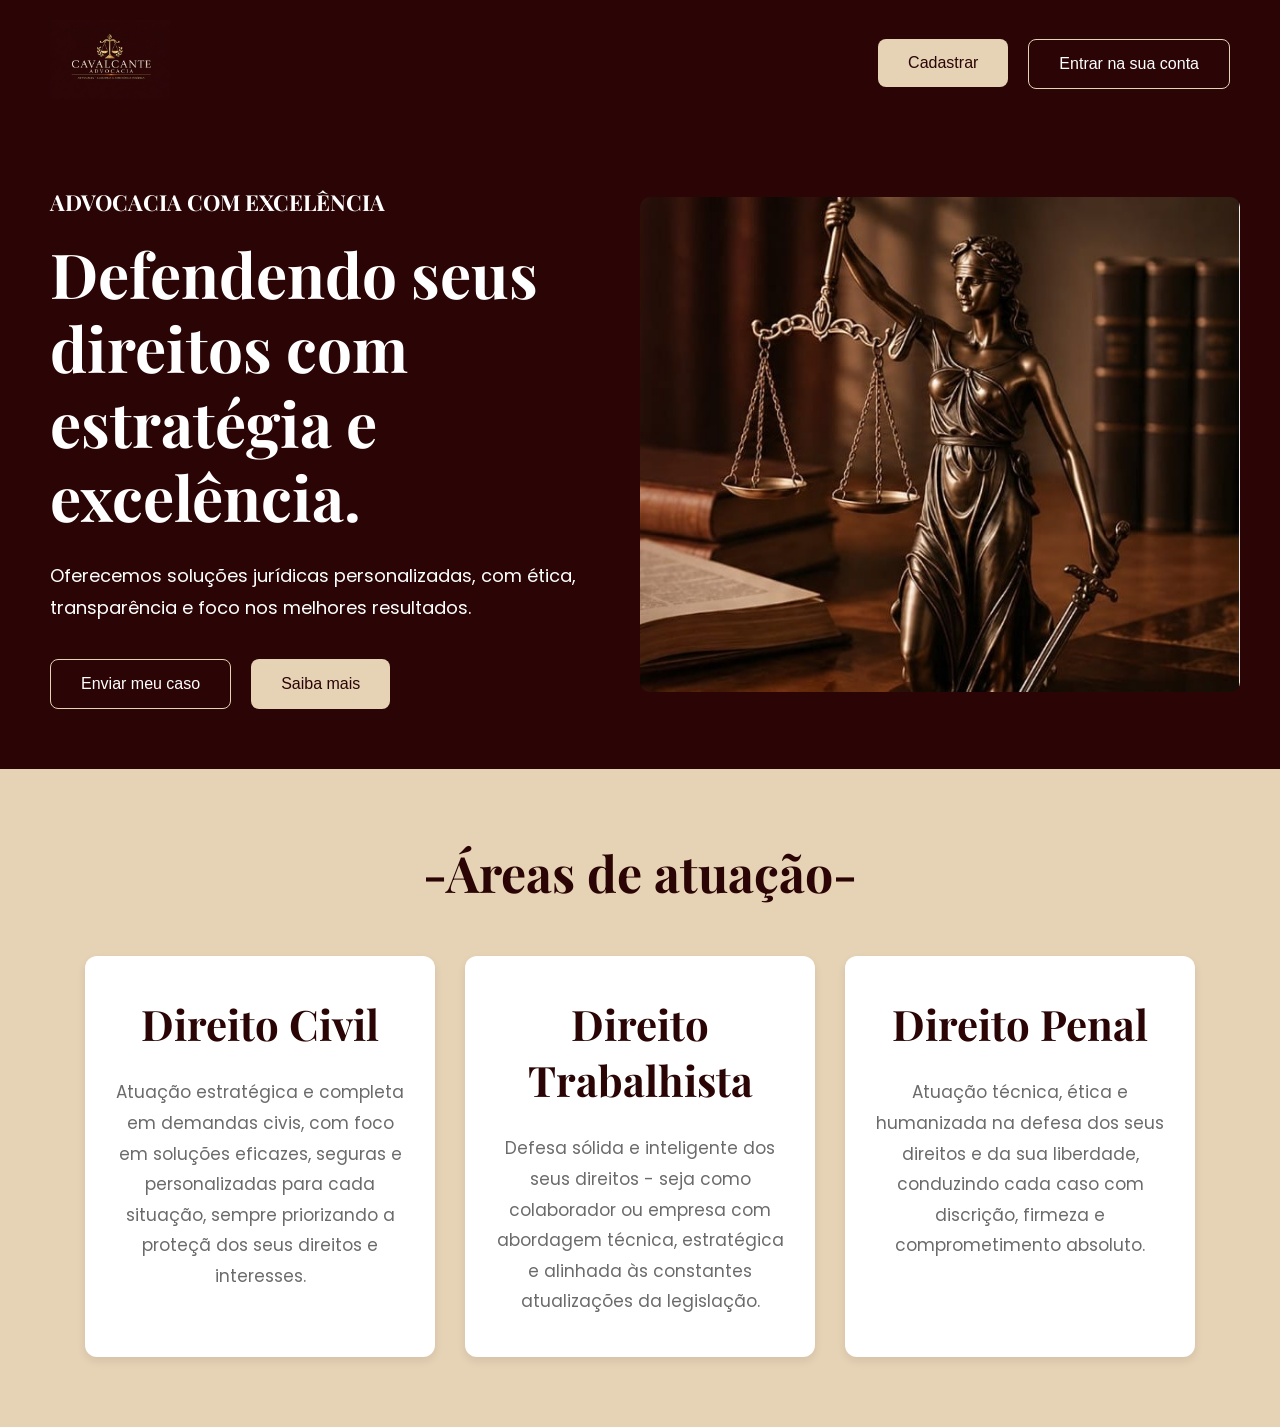
<file: index.html>
<!DOCTYPE html>
<html lang="pt-BR">
<head>
    <meta charset="UTF-8">
    <meta name="viewport" content="width=device-width, initial-scale=1.0">
    <title>Cavalcante Advocacia</title>
    <link rel="preconnect" href="https://fonts.googleapis.com">
    <link rel="preconnect" href="https://fonts.gstatic.com" crossorigin>
    <link href="https://fonts.googleapis.com/css2?family=Playfair+Display:wght@400;600;700&family=Poppins:wght@300;400;500;600&display=swap" rel="stylesheet">
    <link rel="stylesheet" href="style.css">
</head>
<body>

    <header>
        <div class="logo">
        <img id="foto-logo" src="/imagens/logo advocacia.jpeg" alt="Logo Advocacia">
        </div>

        <div class="buttons-header">
            <a href="/Bash.html">
                <button class="btn-light">Cadastrar</button>
            </a>
            <a href="/Bash.html">
            <button class="btn-dark">Entrar na sua conta</button>
            </a>
        </div>
    </header>

    <section class="hero">
        <div class="hero-text">
            <h3>ADVOCACIA COM EXCELÊNCIA</h3>

            <h1>
                Defendendo seus
                direitos com estratégia
                e excelência.
            </h1>

            <p>
                Oferecemos soluções jurídicas personalizadas,
                com ética, transparência e foco nos melhores resultados.
            </p>

            <div class="hero-buttons">
                <a href="/cadastro-cliente.html">
                     <button class="btn-dark">Enviar meu caso</button>
                </a>
                <button class="btn-light" onclick="window.location.href='#areas'">
  Saiba mais
</button>
            </div>
        </div>

        <div class="hero-image">
            <img id="foto-inicio" src="/imagens/fundo.jpeg" alt="Advocacia">
        </div>
    </section>

    <section class="areas" id="areas">
        <h2>-Áreas de atuação-</h2>

        <div class="cards">

            <div class="card">
                <h3>Direito Civil</h3>
                <p>
                    Atuação estratégica e completa em demandas civis,
                     com foco em soluções eficazes, seguras e personalizadas para cada situação,
                      sempre priorizando a proteçã dos seus direitos e interesses.
                </p>
            </div>

            <div class="card">
                <h3>Direito Trabalhista</h3>
                <p>
                    Defesa sólida e inteligente dos seus direitos - seja como colaborador
                     ou empresa com abordagem técnica, estratégica e alinhada às constantes
                      atualizações da legislação.
                </p>
            </div>

            <div class="card">
                <h3>Direito Penal</h3>
                <p>
                    Atuação técnica, ética e humanizada na defesa dos seus direitos
                     e da sua liberdade, conduzindo cada caso com discrição, firmeza
                      e comprometimento absoluto.
                </p>
            </div>

        </div>
    </section>

</body>
</html>
</file>
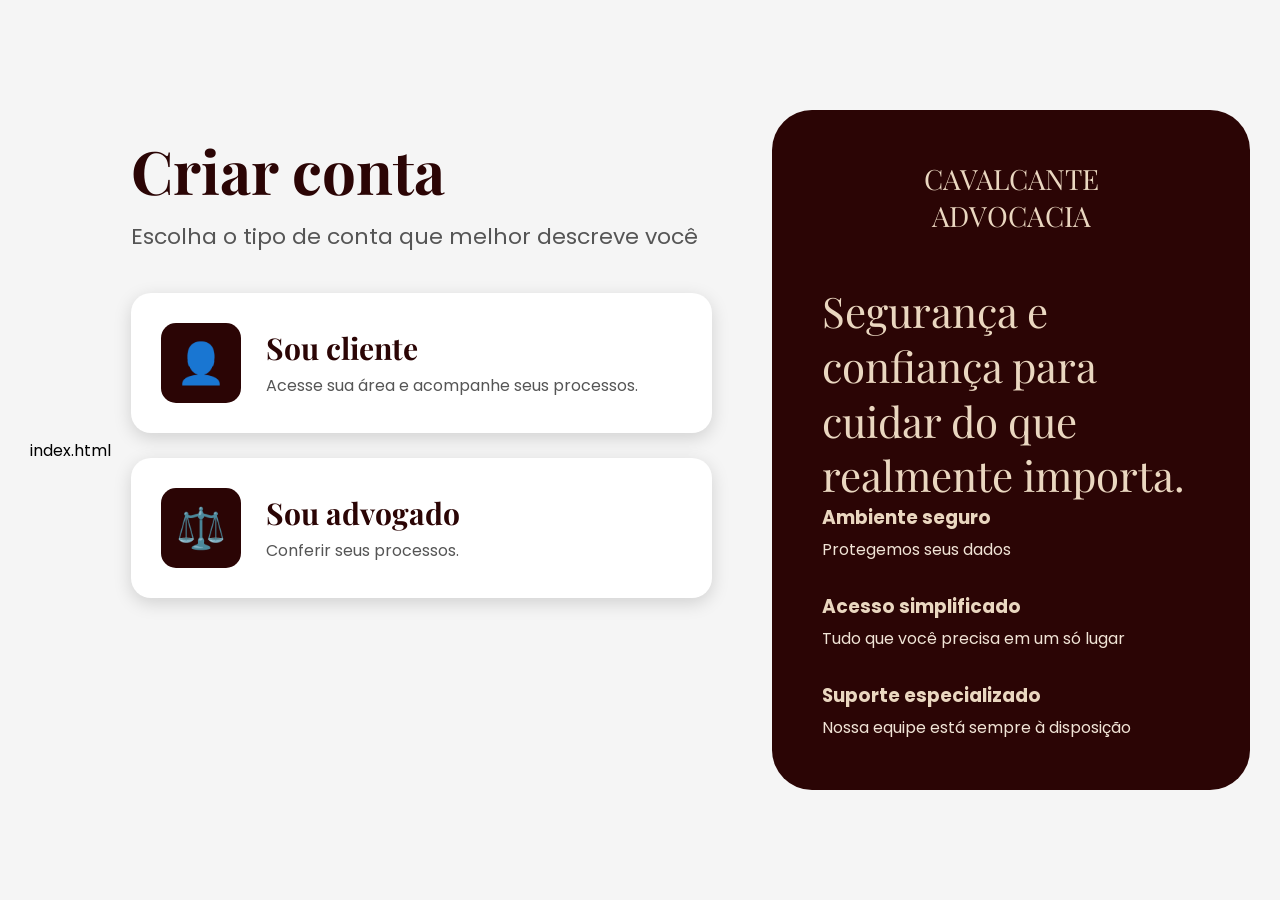
<file: Bash.html>
index.html

<!DOCTYPE html>
<html lang="pt-BR">

<head>

  <meta charset="UTF-8">
  <meta name="viewport" content="width=device-width, initial-scale=1.0">

  <title>Advocacia</title>

  <!-- FONTES -->

  <link rel="preconnect" href="https://fonts.googleapis.com">
  <link rel="preconnect" href="https://fonts.gstatic.com" crossorigin>

  <link href="https://fonts.googleapis.com/css2?family=Playfair+Display:wght@600;700&family=Poppins:wght@300;400;500;600&display=swap" rel="stylesheet">

  <style>

    *{
      margin:0;
      padding:0;
      box-sizing:border-box;
    }

    :root{
      --vinho:#2B0505;
      --bege:#EAD7C0;
    }

    body{
      background:#f5f5f5;
      font-family:'Poppins', sans-serif;

      min-height:100vh;

      display:flex;
      justify-content:center;
      align-items:center;

      padding:30px;
    }

    .container{
      width:100%;
      max-width:1300px;

      display:grid;
      grid-template-columns:1.3fr 1fr;

      gap:40px;
    }

    .left{
      padding:20px;
    }

    .title{
      font-family:'Playfair Display', serif;
      font-size:60px;
      color:var(--vinho);

      margin-bottom:10px;
    }

    .subtitle{
      font-size:22px;
      color:#555;

      margin-bottom:40px;
    }

    .card{
      background:white;

      border-radius:20px;

      padding:30px;

      display:flex;
      align-items:center;
      gap:25px;

      margin-bottom:25px;

      text-decoration:none;

      box-shadow:0 5px 18px rgba(0,0,0,0.15);

      transition:0.3s;
    }

    .card:hover{
      transform:translateY(-5px);
    }

    .icon{
      width:80px;
      height:80px;

      background:var(--vinho);

      border-radius:15px;

      display:flex;
      justify-content:center;
      align-items:center;

      color:var(--bege);

      font-size:40px;
    }

    .text h2{
      font-family:'Playfair Display', serif;

      font-size:30px;
      color:var(--vinho);

      margin-bottom:5px;
    }

    .text p{
      color:#555;
    }

    .right{
      background:var(--vinho);

      border-radius:40px;

      padding:50px;

      color:var(--bege);

      min-height:650px;

      display:flex;
      flex-direction:column;
      justify-content:space-between;
    }

    .logo{
      text-align:center;

      font-family:'Playfair Display', serif;

      font-size:28px;

      margin-bottom:50px;
    }

    .main-text{
      font-family:'Playfair Display', serif;

      font-size:42px;

      line-height:1.3;
    }

    .benefits{
      display:flex;
      flex-direction:column;

      gap:30px;
    }

    .benefit h3{
      margin-bottom:5px;
    }

    .benefit p{
      color:#f1e4d6;
    }

  </style>

</head>

<body>

  <div class="container">

    <div class="left">

      <h1 class="title">
        Criar conta
      </h1>

      <p class="subtitle">
        Escolha o tipo de conta que melhor descreve você
      </p>

      <!-- BOTÃO CLIENTE -->

      <a href="/cadastro-cliente.html" class="card">

        <div class="icon">
          👤
        </div>

        <div class="text">

          <h2>
            Sou cliente
          </h2>

          <p>
            Acesse sua área e acompanhe seus processos.
          </p>

        </div>

      </a>

      <!-- BOTÃO ADVOGADO -->

      <a href="#" class="card">

        <div class="icon">
          ⚖️
        </div>

        <div class="text">

          <h2>
            Sou advogado
          </h2>

          <p>
            Conferir seus processos.
          </p>

        </div>

      </a>

    </div>

    <!-- LADO DIREITO -->

    <div class="right">

      <div>

        <div class="logo">

          CAVALCANTE<br>
          ADVOCACIA

        </div>

        <div class="main-text">

          Segurança e confiança
          para cuidar do que
          realmente importa.

        </div>

      </div>

      <div class="benefits">

        <div class="benefit">

          <h3>
            Ambiente seguro
          </h3>

          <p>
            Protegemos seus dados
          </p>

        </div>

        <div class="benefit">

          <h3>
            Acesso simplificado
          </h3>

          <p>
            Tudo que você precisa em um só lugar
          </p>

        </div>

        <div class="benefit">

          <h3>
            Suporte especializado
          </h3>

          <p>
            Nossa equipe está sempre à disposição
          </p>

        </div>

      </div>

    </div>

  </div>

</body>

</html>
</file>
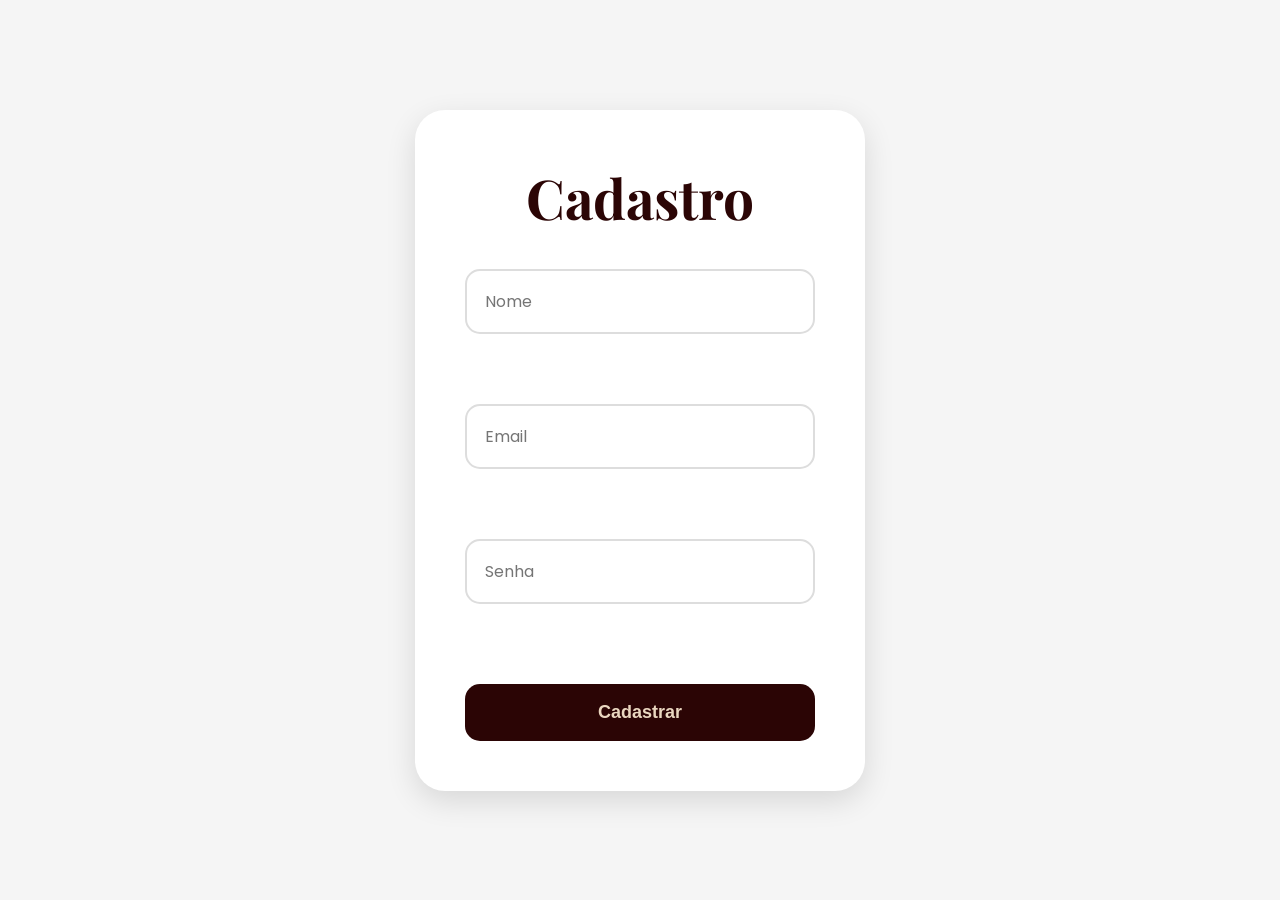
<file: cadastro-cliente.html>
<!DOCTYPE html>
<html lang="pt-br">

<head>
<meta charset="UTF-8">
<title>Cadastro</title>

<link rel="stylesheet" href="cadastro-cliente.css">

</head>

<body>


<form action="cadastro.php" method="POST">
<h1>Cadastro</h1>

<input type="text"
name="nome"
placeholder="Nome"
required>

<br><br>

<input type="email"
name="email"
placeholder="Email"
required>

<br><br>

<input type="password"
name="senha"
placeholder="Senha"
required>

<br><br>

<button type="submit">
Cadastrar
</button>

</form>

</body>
</html>
</file>
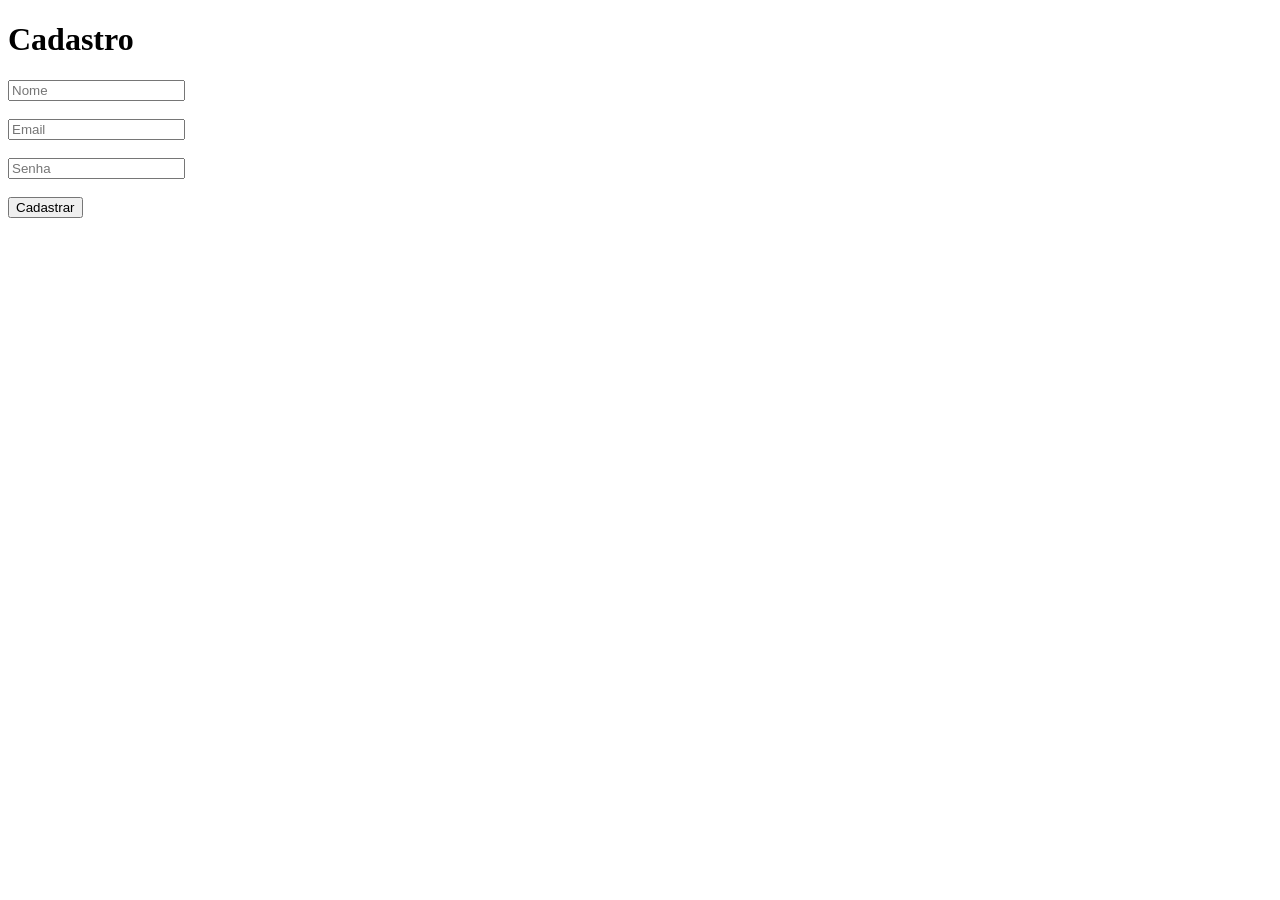
<file: cadastro.html>
<!DOCTYPE html>
<html lang="pt-br">

<head>
<meta charset="UTF-8">
<title>Cadastro</title>
</head>

<body>

<h1>Cadastro</h1>

<form action="cadastro.php" method="POST">

<input type="text"
name="nome"
placeholder="Nome"
required>

<br><br>

<input type="email"
name="email"
placeholder="Email"
required>

<br><br>

<input type="password"
name="senha"
placeholder="Senha"
required>

<br><br>

<button type="submit">
Cadastrar
</button>

</form>

</body>
</html>
</file>
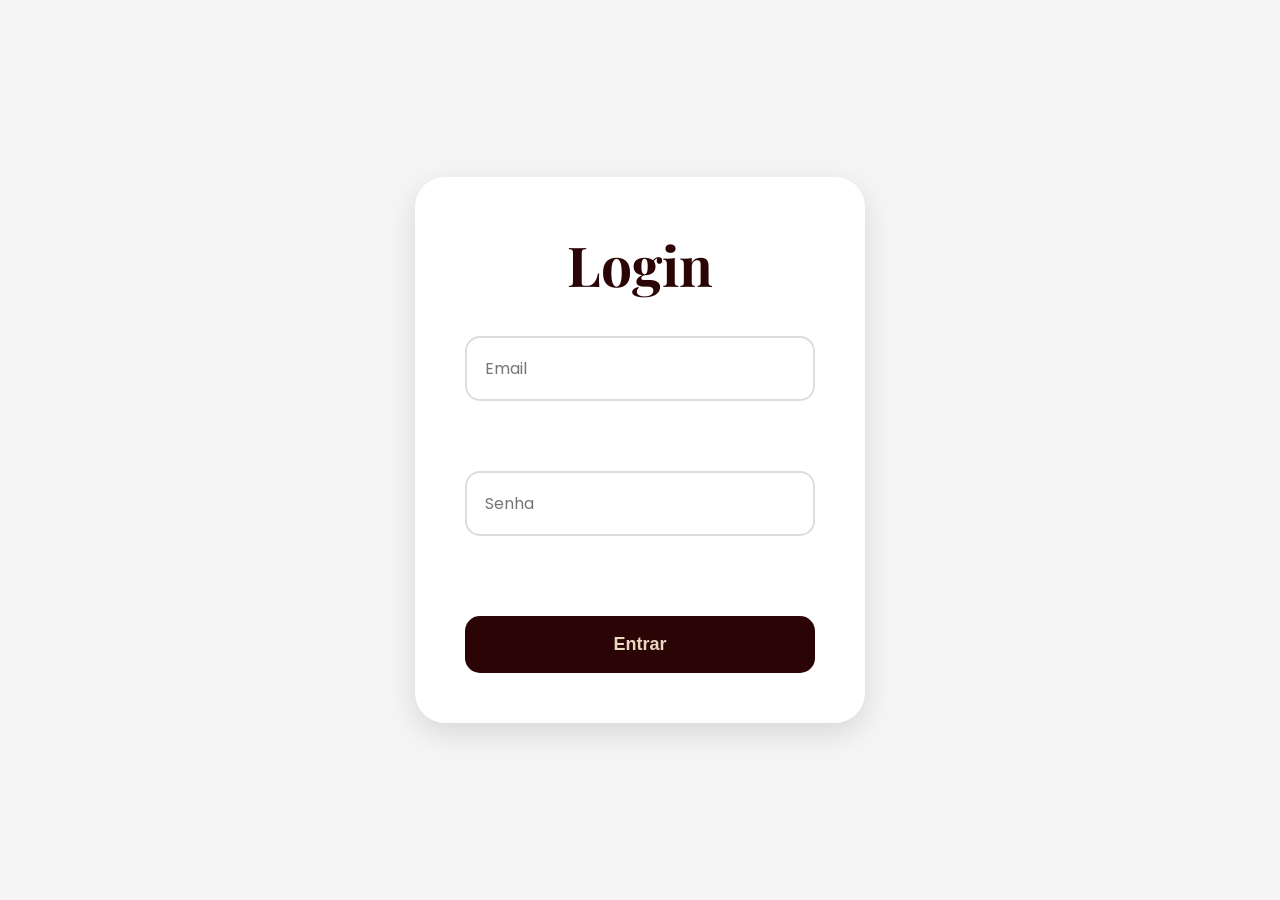
<file: login.html>
<!DOCTYPE html>
<html lang="pt-br">

<head>
<meta charset="UTF-8">
<title>Login</title>

<link rel="stylesheet" href="login.css">

</head>

<body>


<form action="login.php" method="POST">

<h1>Login</h1>

<input type="email"
name="email"
placeholder="Email"
required>

<br><br>

<input type="password"
name="senha"
placeholder="Senha"
required>

<br><br>

<button type="submit">
Entrar
</button>

</form>

</body>
</html>
</file>
<file: style.css>
*{
    margin:0;
    padding:0;
    box-sizing:border-box;
}

body{
    background:#E6D2B5;
    font-family:'Poppins', sans-serif;
}

header{
    background:#2B0505;
    display:flex;
    justify-content:space-between;
    align-items:center;
    padding:20px 50px;
}

#foto-logo{
    width: 120px;
}

.logo{
    color:#fff;
}

.logo h2{
    font-family:'Playfair Display', serif;
    font-size:32px;
}

.logo p{
    letter-spacing:4px;
    font-size:12px;
}

#foto-inicio{
    width: 600px;
}

.buttons-header{
    display:flex;
    gap:20px;
}

.btn-light{
    background:#E6D2B5;
    color:#2B0505;
    border:none;
    padding:15px 30px;
    font-size:16px;
    border-radius:8px;
    cursor:pointer;
    font-weight:500;
}

.btn-dark{
    background:#2B0505;
    color:#fff;
    border:1px solid #E6D2B5;
    padding:15px 30px;
    font-size:16px;
    border-radius:8px;
    cursor:pointer;
    font-weight:500;
}

.hero{
    background:#2B0505;
    display:flex;
    justify-content:space-between;
    align-items:center;
    padding:60px 50px;
    gap:40px;
}

.hero-text{
    width:50%;
    color:white;
}

.hero-text h3{
    font-size:22px;
    margin-bottom:20px;
    font-family:'Playfair Display', serif;
}

.hero-text h1{
    font-size:62px;
    line-height:1.2;
    margin-bottom:25px;
    font-family:'Playfair Display', serif;
}

.hero-text p{
    font-size:18px;
    line-height:1.8;
    margin-bottom:35px;
}

.hero-buttons{
    display:flex;
    gap:20px;
}

.hero-image{
    width:50%;
}

.hero-image img{
    width:100%;
    border-radius:10px;
}

.areas{
    padding:70px 50px;
    text-align:center;
}

.areas h2{
    font-size:50px;
    margin-bottom:50px;
    color:#2B0505;
    font-family:'Playfair Display', serif;
}

.cards{
    display:flex;
    gap:30px;
    justify-content:center;
    flex-wrap:wrap;
}

.card{
    background:white;
    width:350px;
    padding:40px 30px;
    border-radius:12px;
    box-shadow:0 4px 10px rgba(0,0,0,0.08);
}

.card h3{
    color:#2B0505;
    font-size:42px;
    margin-bottom:25px;
    font-family:'Playfair Display', serif;
}

.card p{
    color:#6b6b6b;
    line-height:1.8;
    font-size:17px;
}

@media(max-width:1000px){

    .hero{
        flex-direction:column;
    }

    .hero-text,
    .hero-image{
        width:100%;
    }

    .hero-text h1{
        font-size:45px;
    }

    header{
        flex-direction:column;
        gap:20px;
    }

    .buttons-header{
        flex-direction:column;
        width:100%;
    }

    .btn-light,
    .bstn-dark{
        width:100%;
    }

}
</file>
<file: cadastro-cliente.css>
@import url('https://fonts.googleapis.com/css2?family=Playfair+Display:wght@600;700&family=Poppins:wght@300;400;500;600&display=swap');

*{
margin:0;
padding:0;
box-sizing:border-box;
}

:root{
--vinho:#2B0505;
--bege:#EAD7C0;
}

body{

background:#f5f5f5;

font-family:'Poppins', sans-serif;

min-height:100vh;

display:flex;
justify-content:center;
align-items:center;

padding:20px;

}

form{

background:white;

padding:50px;

border-radius:30px;

box-shadow:0 10px 30px rgba(0,0,0,0.12);

width:100%;
max-width:450px;

display:flex;
flex-direction:column;

}

h1{

font-family:'Playfair Display', serif;

font-size:55px;

color:var(--vinho);

text-align:center;

margin-bottom:35px;

}

input{

width:100%;

padding:18px;

border:2px solid #ddd;

border-radius:15px;

font-size:16px;

font-family:'Poppins', sans-serif;

margin-bottom:20px;

transition:0.3s;

}

input:focus{

outline:none;

border-color:var(--vinho);

}

button{

background:var(--vinho);

color:var(--bege);

border:none;

padding:18px;

border-radius:15px;

font-size:18px;

font-weight:600;

cursor:pointer;

transition:0.3s;

margin-top:10px;

}

button:hover{

transform:translateY(-3px);

opacity:0.95;

}
</file>
<file: login.css>
@import url('https://fonts.googleapis.com/css2?family=Playfair+Display:wght@600;700&family=Poppins:wght@300;400;500;600&display=swap');

*{
margin:0;
padding:0;
box-sizing:border-box;
}

:root{
--vinho:#2B0505;
--bege:#EAD7C0;
}

body{

background:#f5f5f5;

font-family:'Poppins', sans-serif;

min-height:100vh;

display:flex;
justify-content:center;
align-items:center;

padding:20px;

}

form{

background:white;

padding:50px;

border-radius:30px;

box-shadow:0 10px 30px rgba(0,0,0,0.12);

width:100%;
max-width:450px;

display:flex;
flex-direction:column;

}

h1{

font-family:'Playfair Display', serif;

font-size:55px;

color:var(--vinho);

text-align:center;

margin-bottom:35px;

}

input{

width:100%;

padding:18px;

border:2px solid #ddd;

border-radius:15px;

font-size:16px;

font-family:'Poppins', sans-serif;

margin-bottom:20px;

transition:0.3s;

}

input:focus{

outline:none;

border-color:var(--vinho);

}

button{

background:var(--vinho);

color:var(--bege);

border:none;

padding:18px;

border-radius:15px;

font-size:18px;

font-weight:600;

cursor:pointer;

transition:0.3s;

margin-top:10px;

}

button:hover{

transform:translateY(-3px);

opacity:0.95;

}
</file>
